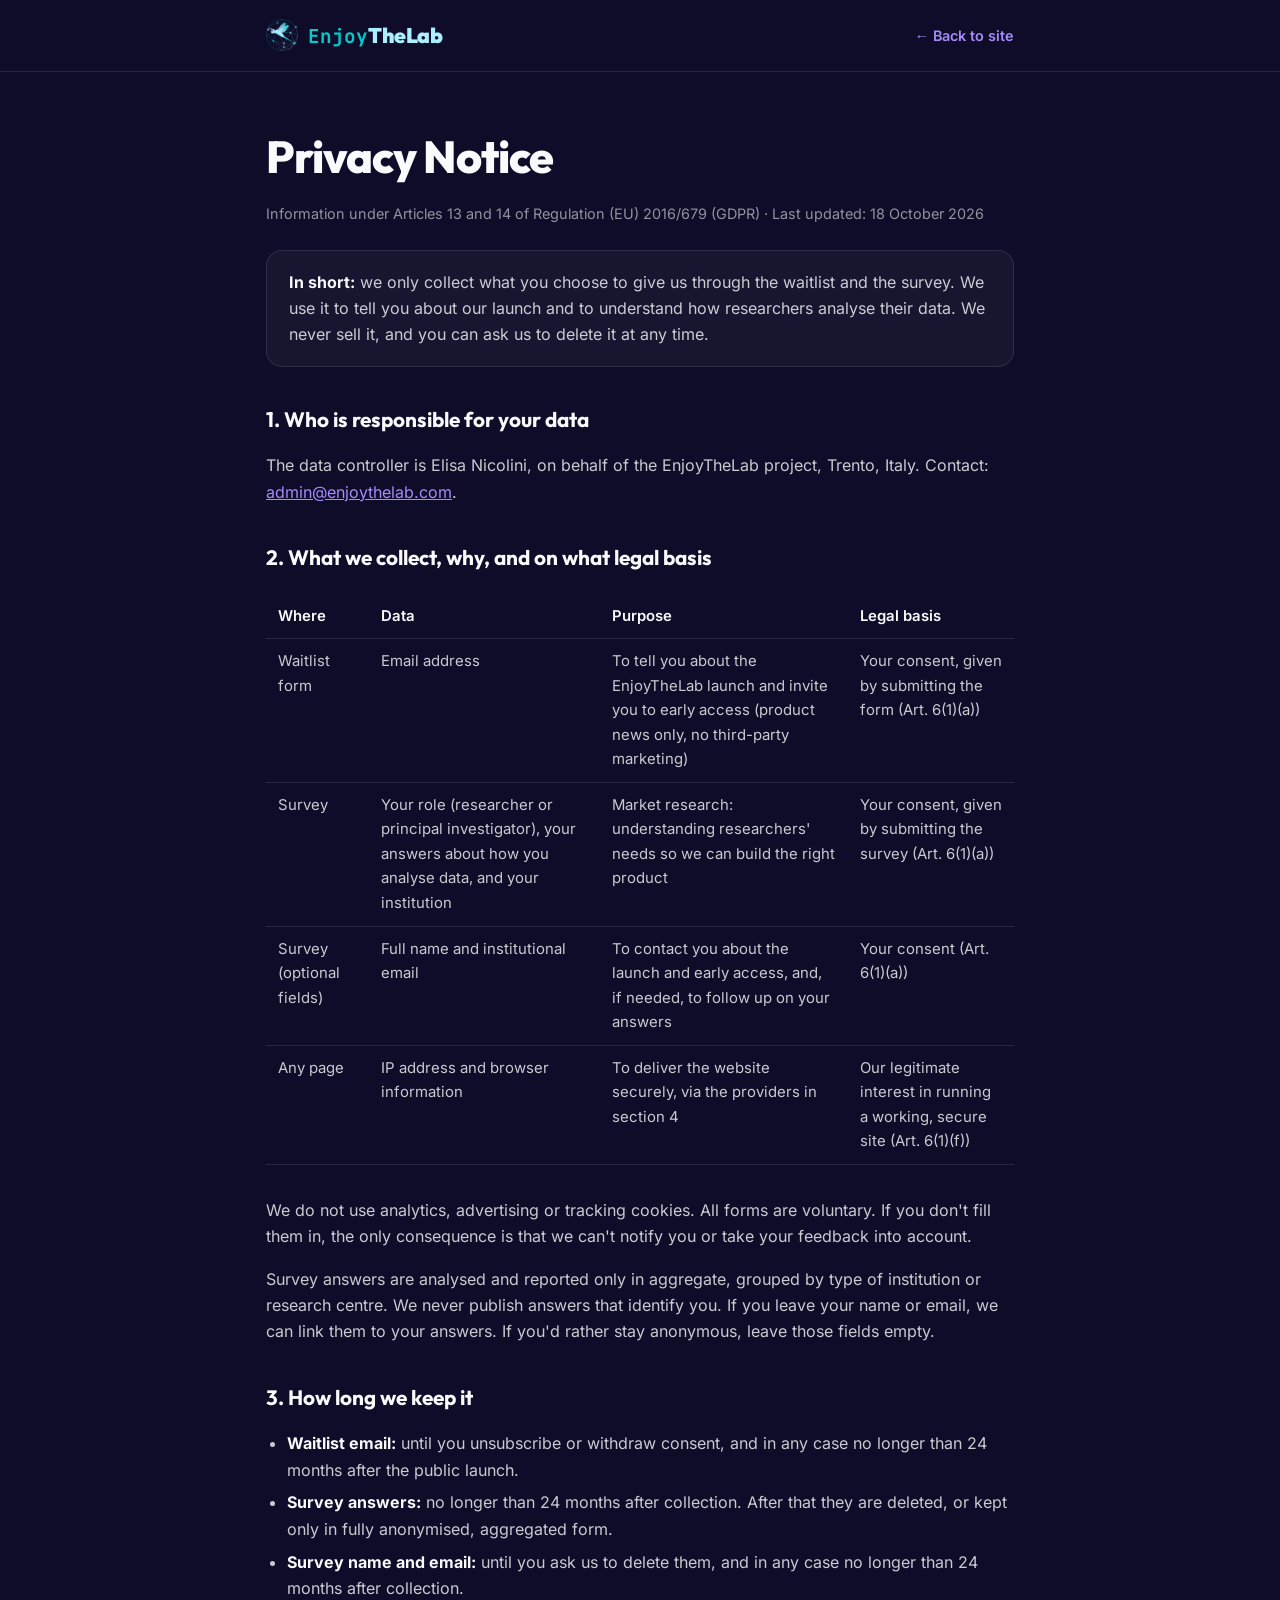
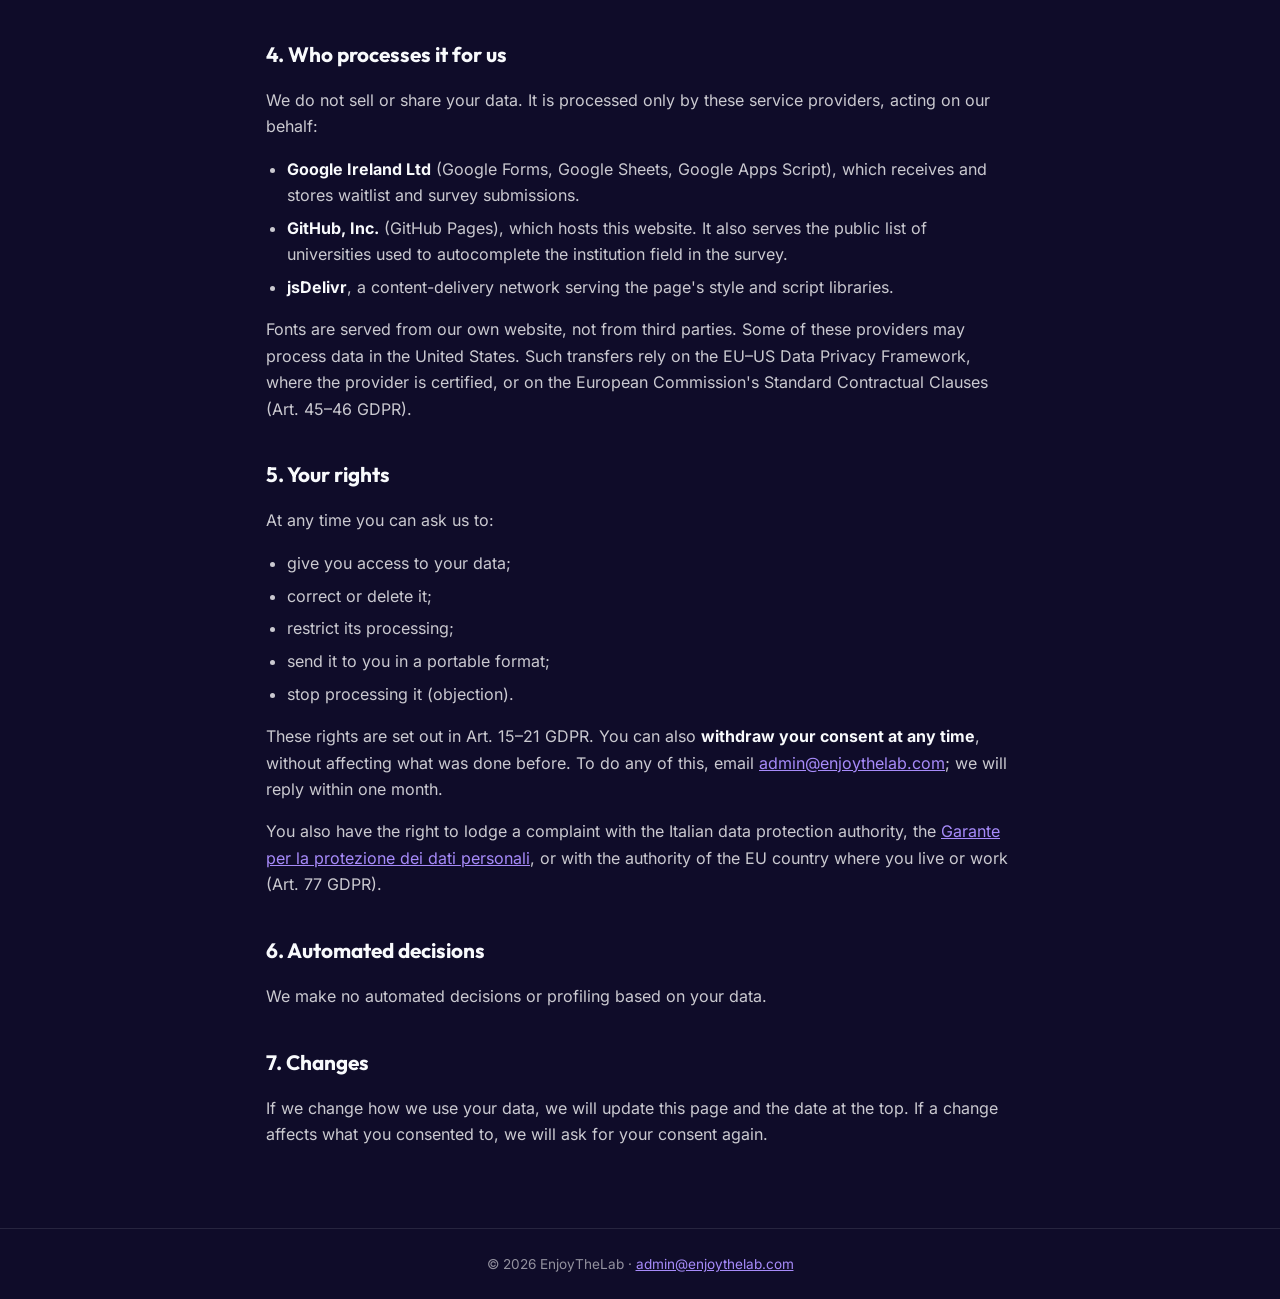
<file: privacy.html>
<!DOCTYPE html>
<html lang="en" data-bs-theme="dark">
<head>
    <meta charset="UTF-8">
    <meta name="viewport" content="width=device-width, initial-scale=1.0">
    <title>Privacy Notice — EnjoyTheLab</title>
    <meta name="description" content="How EnjoyTheLab handles the personal data collected through its waitlist and survey.">
    <link rel="icon" type="image/png" href="logo_background.png">
    <link href="fonts/fonts.css" rel="stylesheet">
    <script>
        (function () {
            var theme = 'dark';
            try { theme = localStorage.getItem('theme') || 'dark'; } catch (e) {}
            document.documentElement.setAttribute('data-bs-theme', theme);
        })();
    </script>
    <style>
        :root, [data-bs-theme="dark"] {
            --bg: #0f0c29;
            --bg-card: rgba(255, 255, 255, 0.04);
            --text: #f8fafc;
            --text-2: rgba(255, 255, 255, 0.78);
            --muted: rgba(255, 255, 255, 0.55);
            --border: rgba(255, 255, 255, 0.1);
            --accent: #a78bfa;
            --logo-enjoy: #00cccc;
            --logo-thelab: #abefff;
        }
        [data-bs-theme="light"] {
            --bg: #faf8ff;
            --bg-card: #ffffff;
            --text: #0f172a;
            --text-2: #334155;
            --muted: #64748b;
            --border: rgba(0, 0, 0, 0.1);
            --accent: #7c3aed;
        }
        * { box-sizing: border-box; }
        body {
            margin: 0;
            background: var(--bg);
            color: var(--text-2);
            font-family: 'Inter', sans-serif;
            line-height: 1.65;
            font-size: 16px;
        }
        a { color: var(--accent); }
        header { border-bottom: 1px solid var(--border); padding: 18px 16px; }
        .wrap { max-width: 780px; margin: 0 auto; padding: 0 16px; }
        header .wrap { display: flex; align-items: center; justify-content: space-between; gap: 12px; }
        .brand { display: inline-flex; align-items: center; gap: 10px; text-decoration: none; }
        .brand img { width: 32px; height: 32px; }
        .enjoy { font-family: 'JetBrains Mono', monospace; color: var(--logo-enjoy); font-weight: 700; font-size: 1.2rem; }
        .thelab { font-family: 'Outfit', sans-serif; color: var(--logo-thelab); font-weight: 900; font-size: 1.32rem; letter-spacing: -0.5px; }
        .back { font-size: 0.9rem; font-weight: 600; text-decoration: none; }
        main { padding: 48px 0 64px; }
        h1 { font-family: 'Outfit', sans-serif; color: var(--text); font-size: clamp(2rem, 5vw, 2.8rem); font-weight: 800; letter-spacing: -1px; margin: 0 0 8px; }
        h2 { font-family: 'Outfit', sans-serif; color: var(--text); font-size: 1.3rem; font-weight: 700; margin: 2.2rem 0 0.6rem; }
        .meta { color: var(--muted); font-size: 0.9rem; margin: 0 0 1.5rem; }
        .summary {
            background: var(--bg-card);
            border: 1px solid var(--border);
            border-radius: 16px;
            padding: 18px 22px;
        }
        .summary p { margin: 0; }
        ul { padding-left: 1.3rem; }
        li { margin-bottom: 0.4rem; }
        strong { color: var(--text); }
        table { width: 100%; border-collapse: collapse; font-size: 0.93rem; margin: 0.6rem 0 1rem; }
        th, td { text-align: left; vertical-align: top; padding: 10px 12px; border-bottom: 1px solid var(--border); }
        th { color: var(--text); font-weight: 600; }
        .table-scroll { overflow-x: auto; }
        footer { border-top: 1px solid var(--border); padding: 24px 16px; text-align: center; font-size: 0.85rem; color: var(--muted); }
    </style>
</head>
<body>
    <header>
        <div class="wrap">
            <a class="brand" href="index.html"><img src="logo_background.png" alt=""><span><span class="enjoy">Enjoy</span><span class="thelab">TheLab</span></span></a>
            <a class="back" href="index.html">&larr; Back to site</a>
        </div>
    </header>

    <main>
        <div class="wrap">
            <h1>Privacy Notice</h1>
            <p class="meta">Information under Articles 13 and 14 of Regulation (EU) 2016/679 (GDPR) · Last updated: 18 October 2026</p>

            <div class="summary">
                <p><strong>In short:</strong> we only collect what you choose to give us through the waitlist and the survey. We use it to tell you about our launch and to understand how researchers analyse their data. We never sell it, and you can ask us to delete it at any time.</p>
            </div>

            <h2>1. Who is responsible for your data</h2>
            <p>The data controller is Elisa Nicolini, on behalf of the EnjoyTheLab project, Trento, Italy. Contact: <a href="mailto:admin@enjoythelab.com">admin@enjoythelab.com</a>.</p>

            <h2>2. What we collect, why, and on what legal basis</h2>
            <div class="table-scroll">
                <table>
                    <thead>
                        <tr><th>Where</th><th>Data</th><th>Purpose</th><th>Legal basis</th></tr>
                    </thead>
                    <tbody>
                        <tr>
                            <td>Waitlist form</td>
                            <td>Email address</td>
                            <td>To tell you about the EnjoyTheLab launch and invite you to early access (product news only, no third-party marketing)</td>
                            <td>Your consent, given by submitting the form (Art. 6(1)(a))</td>
                        </tr>
                        <tr>
                            <td>Survey</td>
                            <td>Your role (researcher or principal investigator), your answers about how you analyse data, and your institution</td>
                            <td>Market research: understanding researchers' needs so we can build the right product</td>
                            <td>Your consent, given by submitting the survey (Art. 6(1)(a))</td>
                        </tr>
                        <tr>
                            <td>Survey (optional fields)</td>
                            <td>Full name and institutional email</td>
                            <td>To contact you about the launch and early access, and, if needed, to follow up on your answers</td>
                            <td>Your consent (Art. 6(1)(a))</td>
                        </tr>
                        <tr>
                            <td>Any page</td>
                            <td>IP address and browser information</td>
                            <td>To deliver the website securely, via the providers in section 4</td>
                            <td>Our legitimate interest in running a working, secure site (Art. 6(1)(f))</td>
                        </tr>
                    </tbody>
                </table>
            </div>
            <p>We do not use analytics, advertising or tracking cookies. All forms are voluntary. If you don't fill them in, the only consequence is that we can't notify you or take your feedback into account.</p>
            <p>Survey answers are analysed and reported only in aggregate, grouped by type of institution or research centre. We never publish answers that identify you. If you leave your name or email, we can link them to your answers. If you'd rather stay anonymous, leave those fields empty.</p>

            <h2>3. How long we keep it</h2>
            <ul>
                <li><strong>Waitlist email:</strong> until you unsubscribe or withdraw consent, and in any case no longer than 24 months after the public launch.</li>
                <li><strong>Survey answers:</strong> no longer than 24 months after collection. After that they are deleted, or kept only in fully anonymised, aggregated form.</li>
                <li><strong>Survey name and email:</strong> until you ask us to delete them, and in any case no longer than 24 months after collection.</li>
            </ul>

            <h2>4. Who processes it for us</h2>
            <p>We do not sell or share your data. It is processed only by these service providers, acting on our behalf:</p>
            <ul>
                <li><strong>Google Ireland Ltd</strong> (Google Forms, Google Sheets, Google Apps Script), which receives and stores waitlist and survey submissions.</li>
                <li><strong>GitHub, Inc.</strong> (GitHub Pages), which hosts this website. It also serves the public list of universities used to autocomplete the institution field in the survey.</li>
                <li><strong>jsDelivr</strong>, a content-delivery network serving the page's style and script libraries.</li>
            </ul>
            <p>Fonts are served from our own website, not from third parties. Some of these providers may process data in the United States. Such transfers rely on the EU–US Data Privacy Framework, where the provider is certified, or on the European Commission's Standard Contractual Clauses (Art. 45–46 GDPR).</p>

            <h2>5. Your rights</h2>
            <p>At any time you can ask us to:</p>
            <ul>
                <li>give you access to your data;</li>
                <li>correct or delete it;</li>
                <li>restrict its processing;</li>
                <li>send it to you in a portable format;</li>
                <li>stop processing it (objection).</li>
            </ul>
            <p>These rights are set out in Art. 15–21 GDPR. You can also <strong>withdraw your consent at any time</strong>, without affecting what was done before. To do any of this, email <a href="mailto:admin@enjoythelab.com">admin@enjoythelab.com</a>; we will reply within one month.</p>
            <p>You also have the right to lodge a complaint with the Italian data protection authority, the <a href="https://www.garanteprivacy.it" target="_blank" rel="noopener">Garante per la protezione dei dati personali</a>, or with the authority of the EU country where you live or work (Art. 77 GDPR).</p>

            <h2>6. Automated decisions</h2>
            <p>We make no automated decisions or profiling based on your data.</p>

            <h2>7. Changes</h2>
            <p>If we change how we use your data, we will update this page and the date at the top. If a change affects what you consented to, we will ask for your consent again.</p>
        </div>
    </main>

    <footer>&copy; 2026 EnjoyTheLab · <a href="mailto:admin@enjoythelab.com">admin@enjoythelab.com</a></footer>
</body>
</html>
</file>
<file: fonts/fonts.css>
/* Self-hosted Google Fonts (SIL Open Font License 1.1). Generated from fonts.googleapis.com; subsets: latin, latin-ext, greek. */
/* Inter greek */
@font-face {
  font-family: 'Inter';
  font-style: normal;
  font-weight: 300;
  font-display: swap;
  src: url(inter-greek-0.woff2) format('woff2');
  unicode-range: U+0370-0377, U+037A-037F, U+0384-038A, U+038C, U+038E-03A1, U+03A3-03FF;
}
/* Inter latin-ext */
@font-face {
  font-family: 'Inter';
  font-style: normal;
  font-weight: 300;
  font-display: swap;
  src: url(inter-latin-ext-1.woff2) format('woff2');
  unicode-range: U+0100-02BA, U+02BD-02C5, U+02C7-02CC, U+02CE-02D7, U+02DD-02FF, U+0304, U+0308, U+0329, U+1D00-1DBF, U+1E00-1E9F, U+1EF2-1EFF, U+2020, U+20A0-20AB, U+20AD-20C4, U+2113, U+2C60-2C7F, U+A720-A7FF;
}
/* Inter latin */
@font-face {
  font-family: 'Inter';
  font-style: normal;
  font-weight: 300;
  font-display: swap;
  src: url(inter-latin-2.woff2) format('woff2');
  unicode-range: U+0000-00FF, U+0131, U+0152-0153, U+02BB-02BC, U+02C6, U+02DA, U+02DC, U+0304, U+0308, U+0329, U+2000-206F, U+20AC, U+2122, U+2191, U+2193, U+2212, U+2215, U+FEFF, U+FFFD;
}
/* Inter greek */
@font-face {
  font-family: 'Inter';
  font-style: normal;
  font-weight: 400;
  font-display: swap;
  src: url(inter-greek-0.woff2) format('woff2');
  unicode-range: U+0370-0377, U+037A-037F, U+0384-038A, U+038C, U+038E-03A1, U+03A3-03FF;
}
/* Inter latin-ext */
@font-face {
  font-family: 'Inter';
  font-style: normal;
  font-weight: 400;
  font-display: swap;
  src: url(inter-latin-ext-1.woff2) format('woff2');
  unicode-range: U+0100-02BA, U+02BD-02C5, U+02C7-02CC, U+02CE-02D7, U+02DD-02FF, U+0304, U+0308, U+0329, U+1D00-1DBF, U+1E00-1E9F, U+1EF2-1EFF, U+2020, U+20A0-20AB, U+20AD-20C4, U+2113, U+2C60-2C7F, U+A720-A7FF;
}
/* Inter latin */
@font-face {
  font-family: 'Inter';
  font-style: normal;
  font-weight: 400;
  font-display: swap;
  src: url(inter-latin-2.woff2) format('woff2');
  unicode-range: U+0000-00FF, U+0131, U+0152-0153, U+02BB-02BC, U+02C6, U+02DA, U+02DC, U+0304, U+0308, U+0329, U+2000-206F, U+20AC, U+2122, U+2191, U+2193, U+2212, U+2215, U+FEFF, U+FFFD;
}
/* Inter greek */
@font-face {
  font-family: 'Inter';
  font-style: normal;
  font-weight: 500;
  font-display: swap;
  src: url(inter-greek-0.woff2) format('woff2');
  unicode-range: U+0370-0377, U+037A-037F, U+0384-038A, U+038C, U+038E-03A1, U+03A3-03FF;
}
/* Inter latin-ext */
@font-face {
  font-family: 'Inter';
  font-style: normal;
  font-weight: 500;
  font-display: swap;
  src: url(inter-latin-ext-1.woff2) format('woff2');
  unicode-range: U+0100-02BA, U+02BD-02C5, U+02C7-02CC, U+02CE-02D7, U+02DD-02FF, U+0304, U+0308, U+0329, U+1D00-1DBF, U+1E00-1E9F, U+1EF2-1EFF, U+2020, U+20A0-20AB, U+20AD-20C4, U+2113, U+2C60-2C7F, U+A720-A7FF;
}
/* Inter latin */
@font-face {
  font-family: 'Inter';
  font-style: normal;
  font-weight: 500;
  font-display: swap;
  src: url(inter-latin-2.woff2) format('woff2');
  unicode-range: U+0000-00FF, U+0131, U+0152-0153, U+02BB-02BC, U+02C6, U+02DA, U+02DC, U+0304, U+0308, U+0329, U+2000-206F, U+20AC, U+2122, U+2191, U+2193, U+2212, U+2215, U+FEFF, U+FFFD;
}
/* Inter greek */
@font-face {
  font-family: 'Inter';
  font-style: normal;
  font-weight: 600;
  font-display: swap;
  src: url(inter-greek-0.woff2) format('woff2');
  unicode-range: U+0370-0377, U+037A-037F, U+0384-038A, U+038C, U+038E-03A1, U+03A3-03FF;
}
/* Inter latin-ext */
@font-face {
  font-family: 'Inter';
  font-style: normal;
  font-weight: 600;
  font-display: swap;
  src: url(inter-latin-ext-1.woff2) format('woff2');
  unicode-range: U+0100-02BA, U+02BD-02C5, U+02C7-02CC, U+02CE-02D7, U+02DD-02FF, U+0304, U+0308, U+0329, U+1D00-1DBF, U+1E00-1E9F, U+1EF2-1EFF, U+2020, U+20A0-20AB, U+20AD-20C4, U+2113, U+2C60-2C7F, U+A720-A7FF;
}
/* Inter latin */
@font-face {
  font-family: 'Inter';
  font-style: normal;
  font-weight: 600;
  font-display: swap;
  src: url(inter-latin-2.woff2) format('woff2');
  unicode-range: U+0000-00FF, U+0131, U+0152-0153, U+02BB-02BC, U+02C6, U+02DA, U+02DC, U+0304, U+0308, U+0329, U+2000-206F, U+20AC, U+2122, U+2191, U+2193, U+2212, U+2215, U+FEFF, U+FFFD;
}
/* Inter greek */
@font-face {
  font-family: 'Inter';
  font-style: normal;
  font-weight: 700;
  font-display: swap;
  src: url(inter-greek-0.woff2) format('woff2');
  unicode-range: U+0370-0377, U+037A-037F, U+0384-038A, U+038C, U+038E-03A1, U+03A3-03FF;
}
/* Inter latin-ext */
@font-face {
  font-family: 'Inter';
  font-style: normal;
  font-weight: 700;
  font-display: swap;
  src: url(inter-latin-ext-1.woff2) format('woff2');
  unicode-range: U+0100-02BA, U+02BD-02C5, U+02C7-02CC, U+02CE-02D7, U+02DD-02FF, U+0304, U+0308, U+0329, U+1D00-1DBF, U+1E00-1E9F, U+1EF2-1EFF, U+2020, U+20A0-20AB, U+20AD-20C4, U+2113, U+2C60-2C7F, U+A720-A7FF;
}
/* Inter latin */
@font-face {
  font-family: 'Inter';
  font-style: normal;
  font-weight: 700;
  font-display: swap;
  src: url(inter-latin-2.woff2) format('woff2');
  unicode-range: U+0000-00FF, U+0131, U+0152-0153, U+02BB-02BC, U+02C6, U+02DA, U+02DC, U+0304, U+0308, U+0329, U+2000-206F, U+20AC, U+2122, U+2191, U+2193, U+2212, U+2215, U+FEFF, U+FFFD;
}
/* JetBrains Mono greek */
@font-face {
  font-family: 'JetBrains Mono';
  font-style: normal;
  font-weight: 400;
  font-display: swap;
  src: url(jetbrains-mono-greek-3.woff2) format('woff2');
  unicode-range: U+0370-0377, U+037A-037F, U+0384-038A, U+038C, U+038E-03A1, U+03A3-03FF;
}
/* JetBrains Mono latin-ext */
@font-face {
  font-family: 'JetBrains Mono';
  font-style: normal;
  font-weight: 400;
  font-display: swap;
  src: url(jetbrains-mono-latin-ext-4.woff2) format('woff2');
  unicode-range: U+0100-02BA, U+02BD-02C5, U+02C7-02CC, U+02CE-02D7, U+02DD-02FF, U+0304, U+0308, U+0329, U+1D00-1DBF, U+1E00-1E9F, U+1EF2-1EFF, U+2020, U+20A0-20AB, U+20AD-20C4, U+2113, U+2C60-2C7F, U+A720-A7FF;
}
/* JetBrains Mono latin */
@font-face {
  font-family: 'JetBrains Mono';
  font-style: normal;
  font-weight: 400;
  font-display: swap;
  src: url(jetbrains-mono-latin-5.woff2) format('woff2');
  unicode-range: U+0000-00FF, U+0131, U+0152-0153, U+02BB-02BC, U+02C6, U+02DA, U+02DC, U+0304, U+0308, U+0329, U+2000-206F, U+20AC, U+2122, U+2191, U+2193, U+2212, U+2215, U+FEFF, U+FFFD;
}
/* JetBrains Mono greek */
@font-face {
  font-family: 'JetBrains Mono';
  font-style: normal;
  font-weight: 500;
  font-display: swap;
  src: url(jetbrains-mono-greek-3.woff2) format('woff2');
  unicode-range: U+0370-0377, U+037A-037F, U+0384-038A, U+038C, U+038E-03A1, U+03A3-03FF;
}
/* JetBrains Mono latin-ext */
@font-face {
  font-family: 'JetBrains Mono';
  font-style: normal;
  font-weight: 500;
  font-display: swap;
  src: url(jetbrains-mono-latin-ext-4.woff2) format('woff2');
  unicode-range: U+0100-02BA, U+02BD-02C5, U+02C7-02CC, U+02CE-02D7, U+02DD-02FF, U+0304, U+0308, U+0329, U+1D00-1DBF, U+1E00-1E9F, U+1EF2-1EFF, U+2020, U+20A0-20AB, U+20AD-20C4, U+2113, U+2C60-2C7F, U+A720-A7FF;
}
/* JetBrains Mono latin */
@font-face {
  font-family: 'JetBrains Mono';
  font-style: normal;
  font-weight: 500;
  font-display: swap;
  src: url(jetbrains-mono-latin-5.woff2) format('woff2');
  unicode-range: U+0000-00FF, U+0131, U+0152-0153, U+02BB-02BC, U+02C6, U+02DA, U+02DC, U+0304, U+0308, U+0329, U+2000-206F, U+20AC, U+2122, U+2191, U+2193, U+2212, U+2215, U+FEFF, U+FFFD;
}
/* JetBrains Mono greek */
@font-face {
  font-family: 'JetBrains Mono';
  font-style: normal;
  font-weight: 600;
  font-display: swap;
  src: url(jetbrains-mono-greek-3.woff2) format('woff2');
  unicode-range: U+0370-0377, U+037A-037F, U+0384-038A, U+038C, U+038E-03A1, U+03A3-03FF;
}
/* JetBrains Mono latin-ext */
@font-face {
  font-family: 'JetBrains Mono';
  font-style: normal;
  font-weight: 600;
  font-display: swap;
  src: url(jetbrains-mono-latin-ext-4.woff2) format('woff2');
  unicode-range: U+0100-02BA, U+02BD-02C5, U+02C7-02CC, U+02CE-02D7, U+02DD-02FF, U+0304, U+0308, U+0329, U+1D00-1DBF, U+1E00-1E9F, U+1EF2-1EFF, U+2020, U+20A0-20AB, U+20AD-20C4, U+2113, U+2C60-2C7F, U+A720-A7FF;
}
/* JetBrains Mono latin */
@font-face {
  font-family: 'JetBrains Mono';
  font-style: normal;
  font-weight: 600;
  font-display: swap;
  src: url(jetbrains-mono-latin-5.woff2) format('woff2');
  unicode-range: U+0000-00FF, U+0131, U+0152-0153, U+02BB-02BC, U+02C6, U+02DA, U+02DC, U+0304, U+0308, U+0329, U+2000-206F, U+20AC, U+2122, U+2191, U+2193, U+2212, U+2215, U+FEFF, U+FFFD;
}
/* JetBrains Mono greek */
@font-face {
  font-family: 'JetBrains Mono';
  font-style: normal;
  font-weight: 700;
  font-display: swap;
  src: url(jetbrains-mono-greek-3.woff2) format('woff2');
  unicode-range: U+0370-0377, U+037A-037F, U+0384-038A, U+038C, U+038E-03A1, U+03A3-03FF;
}
/* JetBrains Mono latin-ext */
@font-face {
  font-family: 'JetBrains Mono';
  font-style: normal;
  font-weight: 700;
  font-display: swap;
  src: url(jetbrains-mono-latin-ext-4.woff2) format('woff2');
  unicode-range: U+0100-02BA, U+02BD-02C5, U+02C7-02CC, U+02CE-02D7, U+02DD-02FF, U+0304, U+0308, U+0329, U+1D00-1DBF, U+1E00-1E9F, U+1EF2-1EFF, U+2020, U+20A0-20AB, U+20AD-20C4, U+2113, U+2C60-2C7F, U+A720-A7FF;
}
/* JetBrains Mono latin */
@font-face {
  font-family: 'JetBrains Mono';
  font-style: normal;
  font-weight: 700;
  font-display: swap;
  src: url(jetbrains-mono-latin-5.woff2) format('woff2');
  unicode-range: U+0000-00FF, U+0131, U+0152-0153, U+02BB-02BC, U+02C6, U+02DA, U+02DC, U+0304, U+0308, U+0329, U+2000-206F, U+20AC, U+2122, U+2191, U+2193, U+2212, U+2215, U+FEFF, U+FFFD;
}
/* Outfit latin-ext */
@font-face {
  font-family: 'Outfit';
  font-style: normal;
  font-weight: 600;
  font-display: swap;
  src: url(outfit-latin-ext-6.woff2) format('woff2');
  unicode-range: U+0100-02BA, U+02BD-02C5, U+02C7-02CC, U+02CE-02D7, U+02DD-02FF, U+0304, U+0308, U+0329, U+1D00-1DBF, U+1E00-1E9F, U+1EF2-1EFF, U+2020, U+20A0-20AB, U+20AD-20C4, U+2113, U+2C60-2C7F, U+A720-A7FF;
}
/* Outfit latin */
@font-face {
  font-family: 'Outfit';
  font-style: normal;
  font-weight: 600;
  font-display: swap;
  src: url(outfit-latin-7.woff2) format('woff2');
  unicode-range: U+0000-00FF, U+0131, U+0152-0153, U+02BB-02BC, U+02C6, U+02DA, U+02DC, U+0304, U+0308, U+0329, U+2000-206F, U+20AC, U+2122, U+2191, U+2193, U+2212, U+2215, U+FEFF, U+FFFD;
}
/* Outfit latin-ext */
@font-face {
  font-family: 'Outfit';
  font-style: normal;
  font-weight: 700;
  font-display: swap;
  src: url(outfit-latin-ext-6.woff2) format('woff2');
  unicode-range: U+0100-02BA, U+02BD-02C5, U+02C7-02CC, U+02CE-02D7, U+02DD-02FF, U+0304, U+0308, U+0329, U+1D00-1DBF, U+1E00-1E9F, U+1EF2-1EFF, U+2020, U+20A0-20AB, U+20AD-20C4, U+2113, U+2C60-2C7F, U+A720-A7FF;
}
/* Outfit latin */
@font-face {
  font-family: 'Outfit';
  font-style: normal;
  font-weight: 700;
  font-display: swap;
  src: url(outfit-latin-7.woff2) format('woff2');
  unicode-range: U+0000-00FF, U+0131, U+0152-0153, U+02BB-02BC, U+02C6, U+02DA, U+02DC, U+0304, U+0308, U+0329, U+2000-206F, U+20AC, U+2122, U+2191, U+2193, U+2212, U+2215, U+FEFF, U+FFFD;
}
/* Outfit latin-ext */
@font-face {
  font-family: 'Outfit';
  font-style: normal;
  font-weight: 800;
  font-display: swap;
  src: url(outfit-latin-ext-6.woff2) format('woff2');
  unicode-range: U+0100-02BA, U+02BD-02C5, U+02C7-02CC, U+02CE-02D7, U+02DD-02FF, U+0304, U+0308, U+0329, U+1D00-1DBF, U+1E00-1E9F, U+1EF2-1EFF, U+2020, U+20A0-20AB, U+20AD-20C4, U+2113, U+2C60-2C7F, U+A720-A7FF;
}
/* Outfit latin */
@font-face {
  font-family: 'Outfit';
  font-style: normal;
  font-weight: 800;
  font-display: swap;
  src: url(outfit-latin-7.woff2) format('woff2');
  unicode-range: U+0000-00FF, U+0131, U+0152-0153, U+02BB-02BC, U+02C6, U+02DA, U+02DC, U+0304, U+0308, U+0329, U+2000-206F, U+20AC, U+2122, U+2191, U+2193, U+2212, U+2215, U+FEFF, U+FFFD;
}
/* Outfit latin-ext */
@font-face {
  font-family: 'Outfit';
  font-style: normal;
  font-weight: 900;
  font-display: swap;
  src: url(outfit-latin-ext-6.woff2) format('woff2');
  unicode-range: U+0100-02BA, U+02BD-02C5, U+02C7-02CC, U+02CE-02D7, U+02DD-02FF, U+0304, U+0308, U+0329, U+1D00-1DBF, U+1E00-1E9F, U+1EF2-1EFF, U+2020, U+20A0-20AB, U+20AD-20C4, U+2113, U+2C60-2C7F, U+A720-A7FF;
}
/* Outfit latin */
@font-face {
  font-family: 'Outfit';
  font-style: normal;
  font-weight: 900;
  font-display: swap;
  src: url(outfit-latin-7.woff2) format('woff2');
  unicode-range: U+0000-00FF, U+0131, U+0152-0153, U+02BB-02BC, U+02C6, U+02DA, U+02DC, U+0304, U+0308, U+0329, U+2000-206F, U+20AC, U+2122, U+2191, U+2193, U+2212, U+2215, U+FEFF, U+FFFD;
}
/* Plus Jakarta Sans latin-ext */
@font-face {
  font-family: 'Plus Jakarta Sans';
  font-style: normal;
  font-weight: 300;
  font-display: swap;
  src: url(plus-jakarta-sans-latin-ext-8.woff2) format('woff2');
  unicode-range: U+0100-02BA, U+02BD-02C5, U+02C7-02CC, U+02CE-02D7, U+02DD-02FF, U+0304, U+0308, U+0329, U+1D00-1DBF, U+1E00-1E9F, U+1EF2-1EFF, U+2020, U+20A0-20AB, U+20AD-20C4, U+2113, U+2C60-2C7F, U+A720-A7FF;
}
/* Plus Jakarta Sans latin */
@font-face {
  font-family: 'Plus Jakarta Sans';
  font-style: normal;
  font-weight: 300;
  font-display: swap;
  src: url(plus-jakarta-sans-latin-9.woff2) format('woff2');
  unicode-range: U+0000-00FF, U+0131, U+0152-0153, U+02BB-02BC, U+02C6, U+02DA, U+02DC, U+0304, U+0308, U+0329, U+2000-206F, U+20AC, U+2122, U+2191, U+2193, U+2212, U+2215, U+FEFF, U+FFFD;
}
/* Plus Jakarta Sans latin-ext */
@font-face {
  font-family: 'Plus Jakarta Sans';
  font-style: normal;
  font-weight: 400;
  font-display: swap;
  src: url(plus-jakarta-sans-latin-ext-8.woff2) format('woff2');
  unicode-range: U+0100-02BA, U+02BD-02C5, U+02C7-02CC, U+02CE-02D7, U+02DD-02FF, U+0304, U+0308, U+0329, U+1D00-1DBF, U+1E00-1E9F, U+1EF2-1EFF, U+2020, U+20A0-20AB, U+20AD-20C4, U+2113, U+2C60-2C7F, U+A720-A7FF;
}
/* Plus Jakarta Sans latin */
@font-face {
  font-family: 'Plus Jakarta Sans';
  font-style: normal;
  font-weight: 400;
  font-display: swap;
  src: url(plus-jakarta-sans-latin-9.woff2) format('woff2');
  unicode-range: U+0000-00FF, U+0131, U+0152-0153, U+02BB-02BC, U+02C6, U+02DA, U+02DC, U+0304, U+0308, U+0329, U+2000-206F, U+20AC, U+2122, U+2191, U+2193, U+2212, U+2215, U+FEFF, U+FFFD;
}
/* Plus Jakarta Sans latin-ext */
@font-face {
  font-family: 'Plus Jakarta Sans';
  font-style: normal;
  font-weight: 500;
  font-display: swap;
  src: url(plus-jakarta-sans-latin-ext-8.woff2) format('woff2');
  unicode-range: U+0100-02BA, U+02BD-02C5, U+02C7-02CC, U+02CE-02D7, U+02DD-02FF, U+0304, U+0308, U+0329, U+1D00-1DBF, U+1E00-1E9F, U+1EF2-1EFF, U+2020, U+20A0-20AB, U+20AD-20C4, U+2113, U+2C60-2C7F, U+A720-A7FF;
}
/* Plus Jakarta Sans latin */
@font-face {
  font-family: 'Plus Jakarta Sans';
  font-style: normal;
  font-weight: 500;
  font-display: swap;
  src: url(plus-jakarta-sans-latin-9.woff2) format('woff2');
  unicode-range: U+0000-00FF, U+0131, U+0152-0153, U+02BB-02BC, U+02C6, U+02DA, U+02DC, U+0304, U+0308, U+0329, U+2000-206F, U+20AC, U+2122, U+2191, U+2193, U+2212, U+2215, U+FEFF, U+FFFD;
}
/* Plus Jakarta Sans latin-ext */
@font-face {
  font-family: 'Plus Jakarta Sans';
  font-style: normal;
  font-weight: 600;
  font-display: swap;
  src: url(plus-jakarta-sans-latin-ext-8.woff2) format('woff2');
  unicode-range: U+0100-02BA, U+02BD-02C5, U+02C7-02CC, U+02CE-02D7, U+02DD-02FF, U+0304, U+0308, U+0329, U+1D00-1DBF, U+1E00-1E9F, U+1EF2-1EFF, U+2020, U+20A0-20AB, U+20AD-20C4, U+2113, U+2C60-2C7F, U+A720-A7FF;
}
/* Plus Jakarta Sans latin */
@font-face {
  font-family: 'Plus Jakarta Sans';
  font-style: normal;
  font-weight: 600;
  font-display: swap;
  src: url(plus-jakarta-sans-latin-9.woff2) format('woff2');
  unicode-range: U+0000-00FF, U+0131, U+0152-0153, U+02BB-02BC, U+02C6, U+02DA, U+02DC, U+0304, U+0308, U+0329, U+2000-206F, U+20AC, U+2122, U+2191, U+2193, U+2212, U+2215, U+FEFF, U+FFFD;
}
/* Plus Jakarta Sans latin-ext */
@font-face {
  font-family: 'Plus Jakarta Sans';
  font-style: normal;
  font-weight: 700;
  font-display: swap;
  src: url(plus-jakarta-sans-latin-ext-8.woff2) format('woff2');
  unicode-range: U+0100-02BA, U+02BD-02C5, U+02C7-02CC, U+02CE-02D7, U+02DD-02FF, U+0304, U+0308, U+0329, U+1D00-1DBF, U+1E00-1E9F, U+1EF2-1EFF, U+2020, U+20A0-20AB, U+20AD-20C4, U+2113, U+2C60-2C7F, U+A720-A7FF;
}
/* Plus Jakarta Sans latin */
@font-face {
  font-family: 'Plus Jakarta Sans';
  font-style: normal;
  font-weight: 700;
  font-display: swap;
  src: url(plus-jakarta-sans-latin-9.woff2) format('woff2');
  unicode-range: U+0000-00FF, U+0131, U+0152-0153, U+02BB-02BC, U+02C6, U+02DA, U+02DC, U+0304, U+0308, U+0329, U+2000-206F, U+20AC, U+2122, U+2191, U+2193, U+2212, U+2215, U+FEFF, U+FFFD;
}
/* Plus Jakarta Sans latin-ext */
@font-face {
  font-family: 'Plus Jakarta Sans';
  font-style: normal;
  font-weight: 800;
  font-display: swap;
  src: url(plus-jakarta-sans-latin-ext-8.woff2) format('woff2');
  unicode-range: U+0100-02BA, U+02BD-02C5, U+02C7-02CC, U+02CE-02D7, U+02DD-02FF, U+0304, U+0308, U+0329, U+1D00-1DBF, U+1E00-1E9F, U+1EF2-1EFF, U+2020, U+20A0-20AB, U+20AD-20C4, U+2113, U+2C60-2C7F, U+A720-A7FF;
}
/* Plus Jakarta Sans latin */
@font-face {
  font-family: 'Plus Jakarta Sans';
  font-style: normal;
  font-weight: 800;
  font-display: swap;
  src: url(plus-jakarta-sans-latin-9.woff2) format('woff2');
  unicode-range: U+0000-00FF, U+0131, U+0152-0153, U+02BB-02BC, U+02C6, U+02DA, U+02DC, U+0304, U+0308, U+0329, U+2000-206F, U+20AC, U+2122, U+2191, U+2193, U+2212, U+2215, U+FEFF, U+FFFD;
}
</file>
